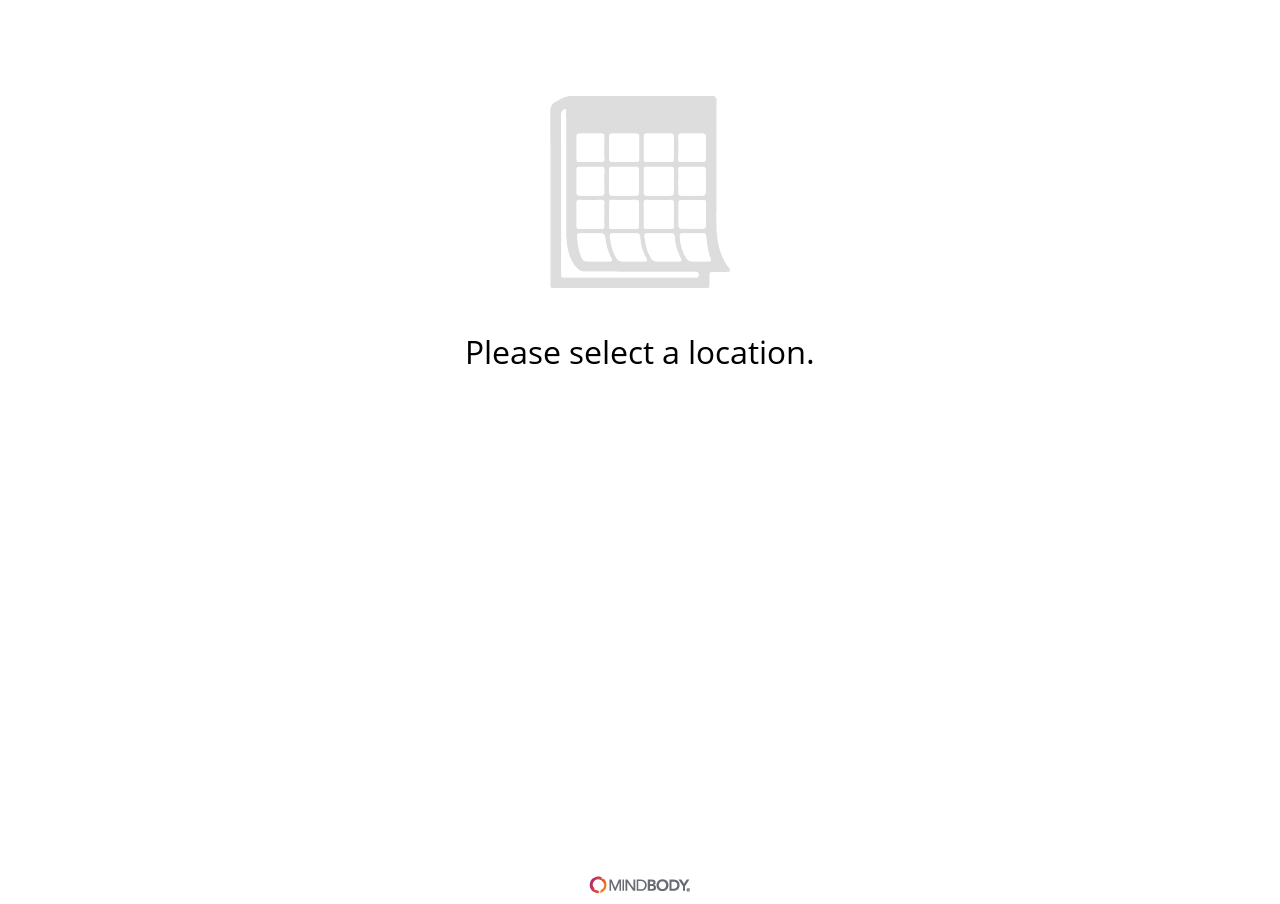
<file: index.html>
<!DOCTYPE html>
<html lang="en">
    <head>
        <!-- Generated by GameMaker:Studio http://www.yoyogames.com/gamemaker/studio -->
        <meta http-equiv="X-UA-Compatible" content="IE=edge" />
        <meta http-equiv="pragma" content="no-cache"/>
        <meta name="apple-mobile-web-app-capable" content="yes" />
        <meta name ="viewport" content="width=device-width, initial-scale=1.0, maximum-scale=1.0, user-scalable=yes" />
        <meta name="apple-mobile-web-app-status-bar-style" content="black-translucent" />
        <meta charset="utf-8"/>

        <!-- Set the title bar of the page -->
        <title>Foley Prep Calendar</title>

        <!-- Set the background colour of the document -->
        <style>
			::-webkit-scrollbar {
				width: 0px;  /* remove scrollbar space */
				background: transparent;  /* optional: just make scrollbar invisible */
			}
            body {
              background: #FFFFFF;
              color:#cccccc;
              margin: 0px;
              padding: 0px;
              border: 0px;
			  overflow: hidden;
            }
            canvas {
                      image-rendering: optimizeSpeed;
                      -webkit-interpolation-mode: nearest-neighbor;
                      -ms-touch-action: auto;
                      margin: 0px;
                      padding: 0px;
                      border: 0px;
            }
            :-webkit-full-screen #canvas {
                 width: 100%;
                 height: 100%;
            }
            div.gm4html5_div_class
            {
              margin: 0px;
              padding: 0px;
              border: 0px;
            }
            /* START - Login Dialog Box */
            div.gm4html5_login
            {
                 padding: 20px;
                 position: absolute;
                 border: solid 2px #000000;
                 background-color: #404040;
                 color:#00ff00;
                 border-radius: 15px;
                 box-shadow: #101010 20px 20px 40px;
            }
            div.gm4html5_cancel_button
            {
                 float: right;
            }
            div.gm4html5_login_button
            {
                 float: left;
            }
            div.gm4html5_login_header
            {
                 text-align: center;
            }
            /* END - Login Dialog Box */
            :-webkit-full-screen {
               width: 100%;
               height: 100%;
            }
        </style>
    </head>

    <body>
        <div class="gm4html5_div_class" id="gm4html5_div_id">
            <!-- Create the canvas element the game draws to -->
            <canvas id="canvas" width="1260" height="1224">
               <p>Your browser doesn't support HTML5 canvas.</p>
            </canvas>
        </div>

        <!-- Run the game code -->
        <script type="text/javascript" src="calendar/HTML5Connect.js"></script>
        <script>window.onload = GameMaker_Init;</script>
    </body>
</html>
</file>
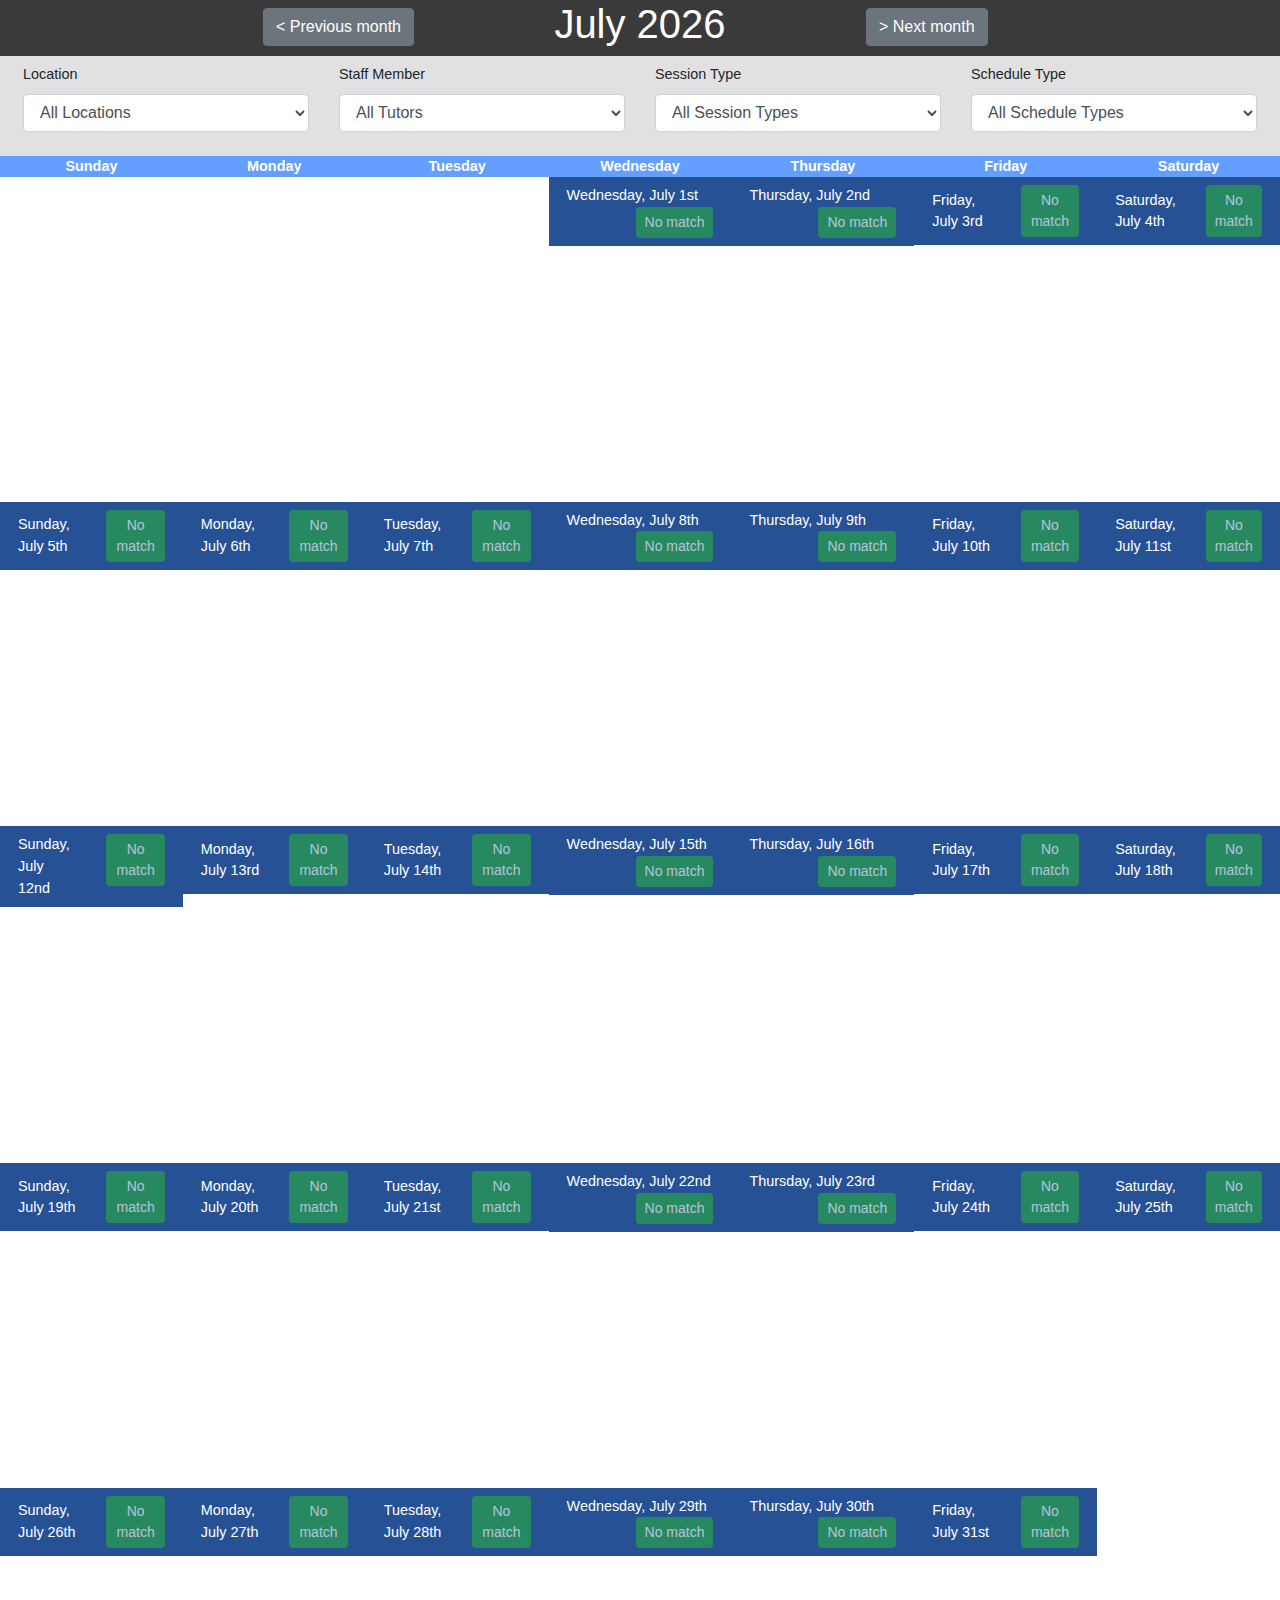
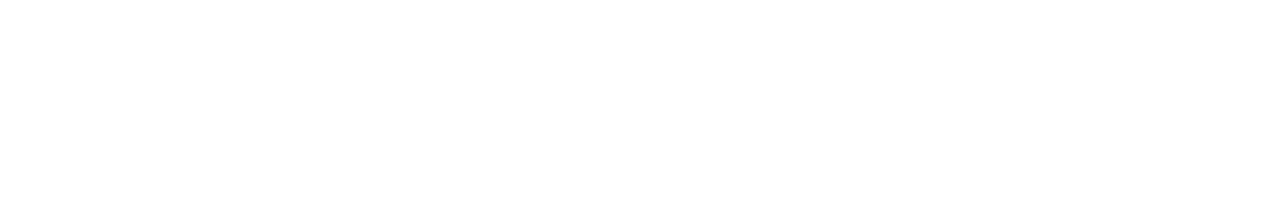
<file: cal/index.html>
<!doctype html>
<html lang="en">

<head>
    <meta charset="utf-8">
    <meta name="viewport" content="width=device-width, initial-scale=1, shrink-to-fit=no">
    <link rel="stylesheet" href="https://stackpath.bootstrapcdn.com/bootstrap/4.4.1/css/bootstrap.min.css"
        integrity="sha384-Vkoo8x4CGsO3+Hhxv8T/Q5PaXtkKtu6ug5TOeNV6gBiFeWPGFN9MuhOf23Q9Ifjh" crossorigin="anonymous">
    <link rel="stylesheet" href="calendar/styles.css">
</head>

<body>
    <div class="container-fluid navigation">

        <!-- Month Navigation -->
        <div class="row">
            <div class="col p-2"><button type="button" class="btn btn-secondary float-right my-auto"
                    onclick="gmpoll = 1;">&lt; Previous
                    month</button>
            </div>
            <div id="month" class="col" style="color: white; text-align: center;"></div>
            <div class="col p-2"><button type="button" class="btn btn-secondary float-left my-auto"
                    onclick="gmpoll = 2;">&gt; Next
                    month</button>
            </div>
        </div>

        <!-- Filter Selection -->
        <div class="row p-2" style="background-color: rgb(225, 225, 225);">
            <div class="col">
                <div class="form-group">
                    <label for="select_locations">Location</label>
                    <select class="form-control" id="select_locations" onchange="gmpoll = 3;">
                    </select>
                </div>
            </div>
            <div class="col">
                <div class="form-group">
                    <label for="select_staff">Staff Member</label>
                    <select class="form-control" id="select_staff" onchange="gmpoll = 3;">
                    </select>
                </div>
            </div>
            <div class="w-100 d-lg-none"></div>
            <div class="col">
                <div class="form-group">
                    <label for="select_session_type">Session Type</label>
                    <select class="form-control" id="select_session_type" onchange="gmpoll = 3;">
                    </select>
                </div>
            </div>
            <div class="col">
                <div class="form-group">
                    <label for="select_session_substype">Schedule Type</label>
                    <select class="form-control" id="select_session_subtype" onchange="gmpoll = 3;">
                    </select>
                </div>
            </div>
        </div>

        <!-- Weekdays -->
        <div class="row" id="daysoftheweek"></div>

    </div>

    <!-- Calendar -->
    <div class="container-fluid">
        <div id="calendar" class="row calendar_day"></div>
    </div>

    <!-- Lightbox -->
    <div id="lightbox" class="container lightbox">No description yet!</div>

    <!-- GML -->
    <div class="gm4html5_div_class" id="gm4html5_div_id" style="display: none;">
        <!-- Create the canvas element the game draws to -->
        <canvas id="canvas" width="1260" height="1224">
            <p>Your browser doesn't support HTML5 canvas.</p>
        </canvas>
    </div>

    <!-- Bootstrap Init -->
    <script src="https://code.jquery.com/jquery-3.4.1.slim.min.js"
        integrity="sha384-J6qa4849blE2+poT4WnyKhv5vZF5SrPo0iEjwBvKU7imGFAV0wwj1yYfoRSJoZ+n"
        crossorigin="anonymous"></script>
    <script src="https://cdn.jsdelivr.net/npm/popper.js@1.16.0/dist/umd/popper.min.js"
        integrity="sha384-Q6E9RHvbIyZFJoft+2mJbHaEWldlvI9IOYy5n3zV9zzTtmI3UksdQRVvoxMfooAo"
        crossorigin="anonymous"></script>
    <script src="https://stackpath.bootstrapcdn.com/bootstrap/4.4.1/js/bootstrap.min.js"
        integrity="sha384-wfSDF2E50Y2D1uUdj0O3uMBJnjuUD4Ih7YwaYd1iqfktj0Uod8GCExl3Og8ifwB6"
        crossorigin="anonymous"></script>

    <!-- GML Init -->
    <script type="text/javascript" src="calendar/HTML5Connect.js"></script>
    <script>window.onload = GameMaker_Init;</script>
</body>

</html>
</file>
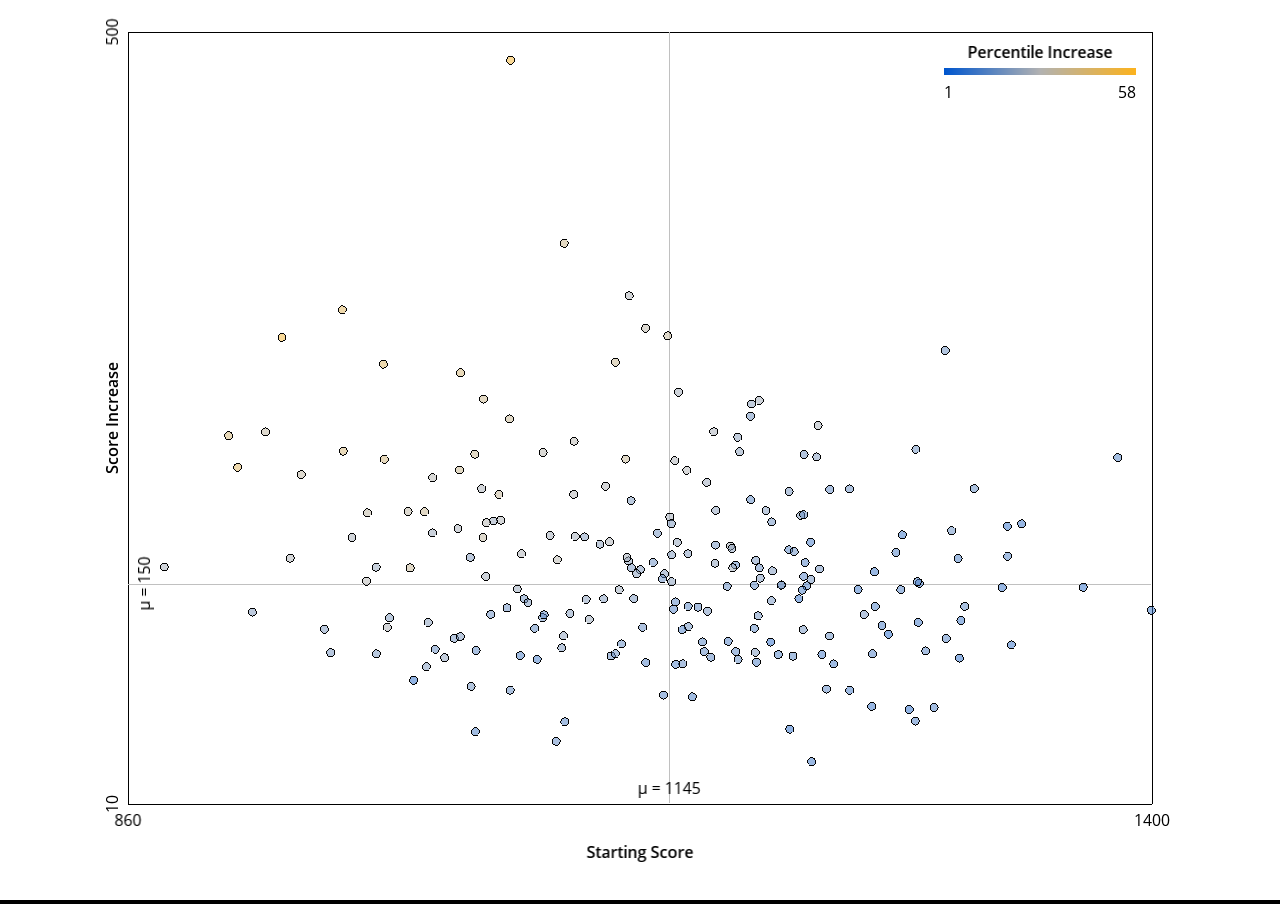
<file: datavis/index.html>
<!DOCTYPE html>
<html lang="en">
    <head>
        <!-- Generated by GameMaker:Studio http://www.yoyogames.com/gamemaker/studio -->
        <meta http-equiv="X-UA-Compatible" content="IE=edge" />
        <meta http-equiv="pragma" content="no-cache"/>
        <meta name="apple-mobile-web-app-capable" content="yes" />
        <meta name ="viewport" content="width=device-width, initial-scale=1.0, maximum-scale=1.0, user-scalable=0" />
        <meta name="apple-mobile-web-app-status-bar-style" content="black-translucent" />
        <meta charset="utf-8"/>

        <!-- Set the title bar of the page -->
        <title>Created with GameMaker: Studio</title>

        <!-- Set the background colour of the document -->
        <style>
            body {
              background: #000000;
              color:#cccccc;
              margin: 0px;
              padding: 0px;
              border: 0px;
            }
            canvas {
                      image-rendering: optimizeSpeed;
                      -webkit-interpolation-mode: nearest-neighbor;
                      -ms-touch-action: none;
                      margin: 0px;
                      padding: 0px;
                      border: 0px;
            }
            :-webkit-full-screen #canvas {
                 width: 100%;
                 height: 100%;
            }
            div.gm4html5_div_class
            {
              margin: 0px;
              padding: 0px;
              border: 0px;
            }
            /* START - Login Dialog Box */
            div.gm4html5_login
            {
                 padding: 20px;
                 position: absolute;
                 border: solid 2px #000000;
                 background-color: #404040;
                 color:#00ff00;
                 border-radius: 15px;
                 box-shadow: #101010 20px 20px 40px;
            }
            div.gm4html5_cancel_button
            {
                 float: right;
            }
            div.gm4html5_login_button
            {
                 float: left;
            }
            div.gm4html5_login_header
            {
                 text-align: center;
            }
            /* END - Login Dialog Box */
            :-webkit-full-screen {
               width: 100%;
               height: 100%;
            }
        </style>
    </head>

    <body>
        <div class="gm4html5_div_class" id="gm4html5_div_id">
            <!-- Create the canvas element the game draws to -->
            <canvas id="canvas" width="768" height="512">
               <p>Your browser doesn't support HTML5 canvas.</p>
            </canvas>
        </div>

        <!-- Run the game code -->
        <script type="text/javascript" src="html5game/DataViz.js?BJCZB=1009907745"></script>
        <script>window.onload = GameMaker_Init;</script>
    </body>
</html>
</file>
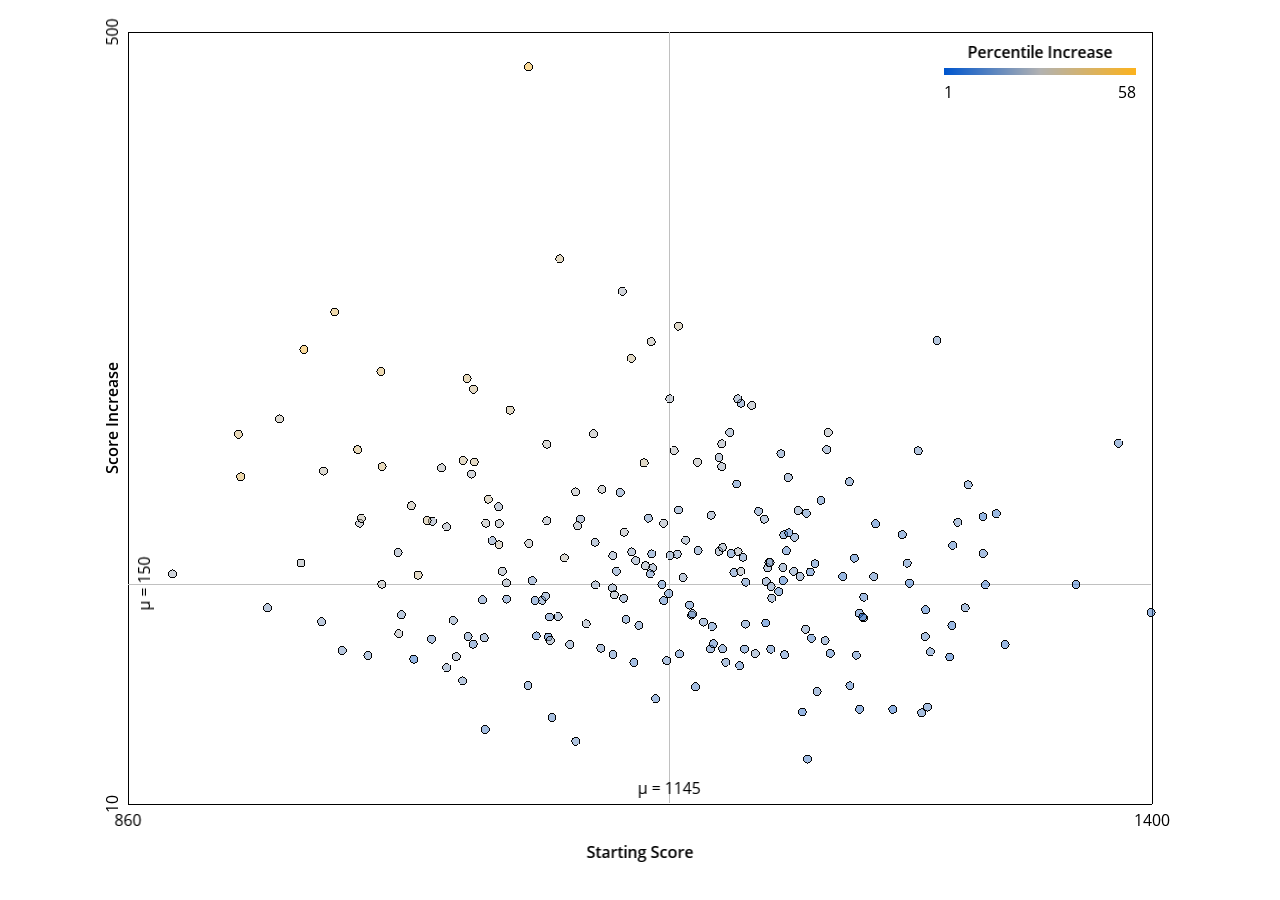
<file: datavis/test/index.html>
<!DOCTYPE html>
<html lang="en">
    <head>
        <!-- Generated by GameMaker:Studio http://www.yoyogames.com/gamemaker/studio -->
        <meta http-equiv="X-UA-Compatible" content="IE=edge" />
        <meta http-equiv="pragma" content="no-cache"/>
        <meta name="apple-mobile-web-app-capable" content="yes" />
        <meta name ="viewport" content="width=device-width, initial-scale=1.0, maximum-scale=1.0, user-scalable=0" />
        <meta name="apple-mobile-web-app-status-bar-style" content="black-translucent" />
        <meta charset="utf-8"/>
		<meta name="viewport" content="width=device-width, initial-scale=0.5">

        <!-- Set the title bar of the page -->
        <title>Created with GameMaker: Studio</title>

        <!-- Set the background colour of the document -->
        <style>
            body {
              background: #FFFFFF;
              color:#cccccc;
              margin: 0px;
              padding: 0px;
              border: 0px;
            }
            canvas {
                      image-rendering: optimizeSpeed;
                      -webkit-interpolation-mode: nearest-neighbor;
                      -ms-touch-action: none;
                      margin: 0px;
                      padding: 0px;
                      border: 0px;
            }
            :-webkit-full-screen #canvas {
                 width: 100%;
                 height: 100%;
            }
            div.gm4html5_div_class
            {
              margin: 0px;
              padding: 0px;
              border: 0px;
            }
            /* START - Login Dialog Box */
            div.gm4html5_login
            {
                 padding: 20px;
                 position: absolute;
                 border: solid 2px #000000;
                 background-color: #404040;
                 color:#00ff00;
                 border-radius: 15px;
                 box-shadow: #101010 20px 20px 40px;
            }
            div.gm4html5_cancel_button
            {
                 float: right;
            }
            div.gm4html5_login_button
            {
                 float: left;
            }
            div.gm4html5_login_header
            {
                 text-align: center;
            }
            /* END - Login Dialog Box */
            :-webkit-full-screen {
               width: 100%;
               height: 100%;
            }
			
			.container {
			  position:absolute;
			  top:0;
			  bottom:0;
			  left:0;
			  right:0;
			  width: 100%;
			  height: 100%;
			  margin: auto;
			  display:flex;
			  flex-wrap:nowrap;
			  overflow:hidden;
			}
        </style>
    </head>

    <body>
		<div class="container">
			<div class="gm4html5_div_class" id="gm4html5_div_id">
				<!-- Create the canvas element the game draws to -->
				<canvas id="canvas" width="512" height="768">
				   <p>Your browser doesn't support HTML5 canvas.</p>
				</canvas>
			</div>
		</div>
        <!-- Run the game code -->
        <script type="text/javascript" src="html5game/DataViz.js?GONAC=1864588276"></script>
        <script>window.onload = GameMaker_Init;</script>
    </body>
</html>
</file>
<file: cal/calendar/styles.css>
body{
    background-color: rgb(58, 58, 58);
}

div.col{
    font-size: 90%;
    
}

div.row.date{
    color: white;
    background-color: rgb(66, 66, 66);
    height: 24px;
        
}

div.container{
    padding-right: 0;
    padding-left: 0;
}

div.col.day{
    background-color: white;    
    padding-right: 0px;
    padding-left: 0px;
}

hr{
    margin-top: 0.25rem;
    margin-bottom: 0.25rem;
}

div.dayhead{
    color: white;
    background-color: rgb(38, 81, 149);
    margin: 0px;
    padding-left: 10px;
    padding-right: 10px;
}

div.clip{
    margin: 0px;
    height: 256px;
    overflow-x: hidden;
    overflow-y: auto;
    padding: 10px;
}

div.dayoftheweek{
    color: white;
    background-color: rgb(100, 159, 255);
}

div.navigation{
    background-color: rgb(58, 58, 58);
    position: sticky;
    top: 0;
    z-index: 1000;
}

div.lightbox{
    background-color: rgb(245, 245, 245);
    position: fixed;
    top: 50%;
    left: 50%;
    width: 800px;  /* adjust as per your needs */
    height: 600px;   /* adjust as per your needs */
    margin-left: -400px;   /* negative half of width above */
    margin-top: -300px;   /* negative half of height above */
    display: none;
}
</file>
